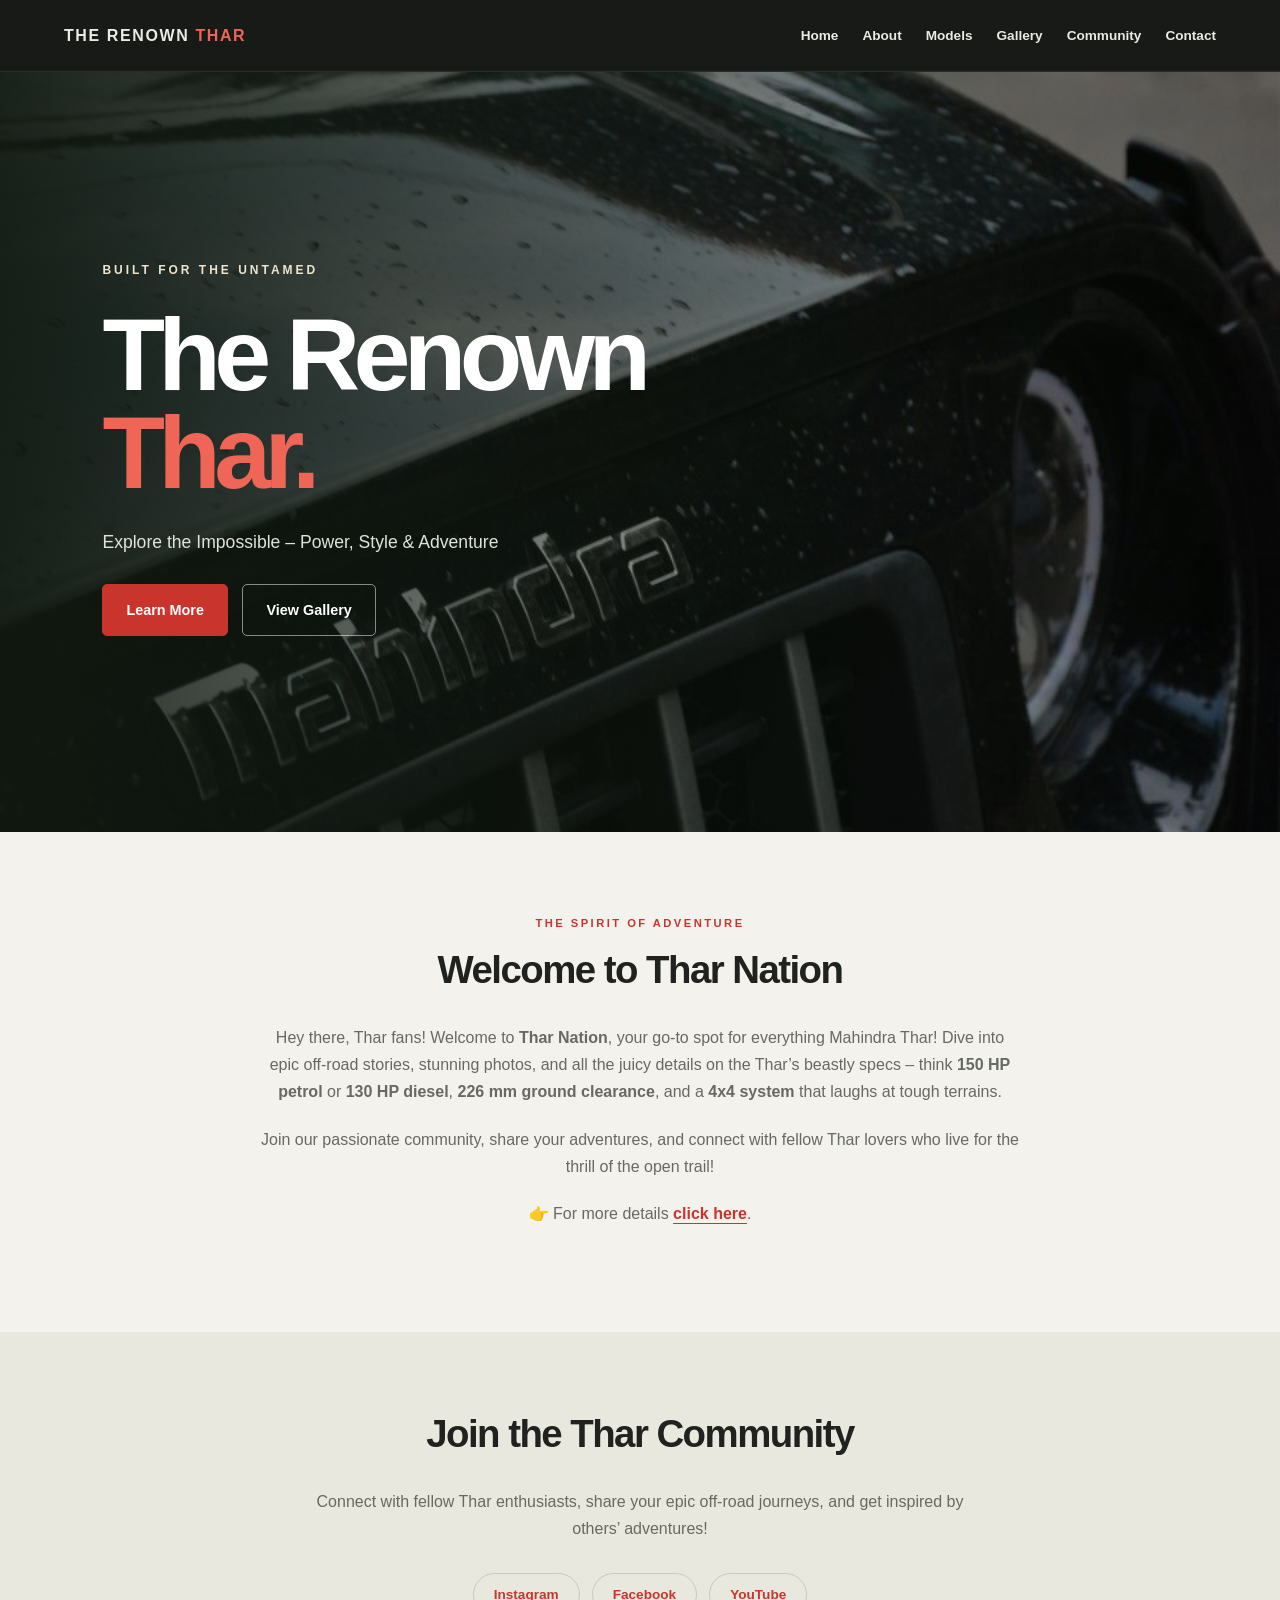
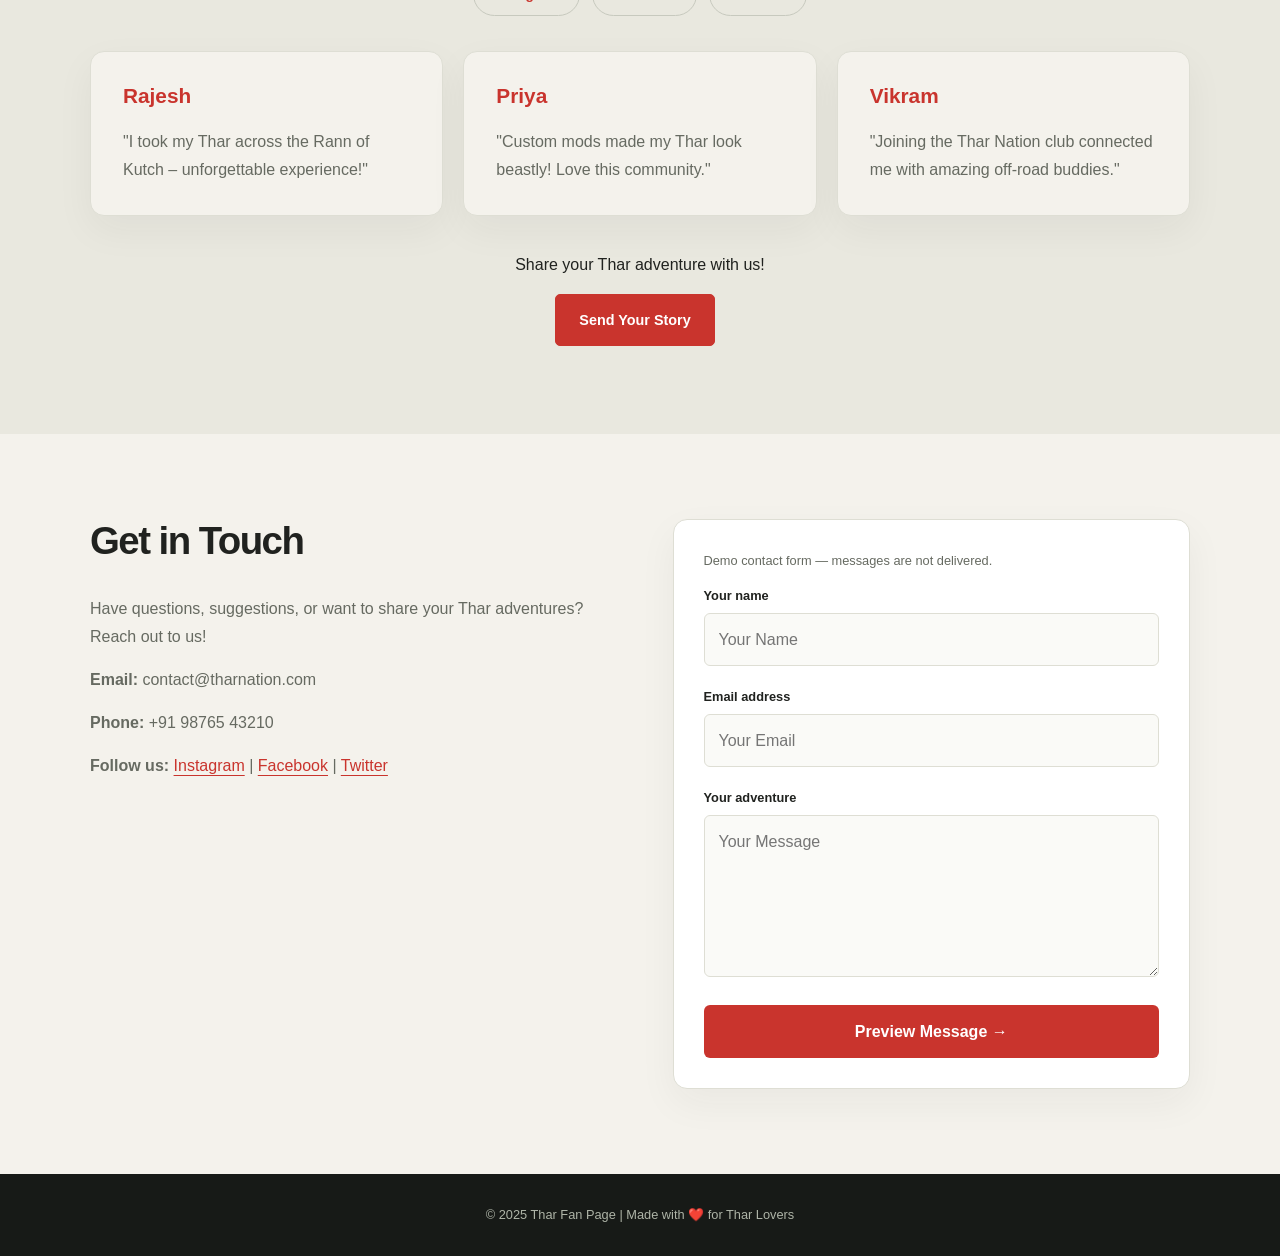
<file: index.html>
<!DOCTYPE html>
<html lang="en">
<head>
  <meta charset="UTF-8">
  <meta name="viewport" content="width=device-width, initial-scale=1.0">
  <title>The Renown Thar</title>
  <link rel="stylesheet" href="style.css?v=2">
</head>
<body>
<a class="skip-link" href="#main-content">Skip to content</a>

  <!-- Navbar -->
  <nav aria-label="Main navigation"><a class="brand" href="index.html">THE RENOWN <span>THAR</span></a><div class="nav-links"><a href="index.html">Home</a><a href="about.html">About</a><a href="models.html">Models</a><a href="gallery.html">Gallery</a><a href="index.html#community">Community</a><a href="index.html#contact">Contact</a></div></nav>
<main id="main-content">

  <!-- Hero Section -->
  <section class="hero">
    <img fetchpriority="high" decoding="async" src="thar4.jpg" alt="Mahindra Thar ready for adventure">
    <div class="hero-text">
      <p class="eyebrow">BUILT FOR THE UNTAMED</p><h1>The Renown<br><span>Thar.</span></h1>
      <p>Explore the Impossible – Power, Style & Adventure</p>
      <a href="about.html" class="btn">Learn More</a>
      <a href="gallery.html" class="btn btn-outline">View Gallery</a>
    </div>
  </section>

  <!-- Intro Section -->
  <section class="intro">
    <h2>Welcome to Thar Nation</h2>
    <p>
      Hey there, Thar fans! Welcome to <strong>Thar Nation</strong>, your go-to spot for everything Mahindra Thar! 
      Dive into epic off-road stories, stunning photos, and all the juicy details on the Thar’s beastly specs – 
      think <strong>150 HP petrol</strong> or <strong>130 HP diesel</strong>, <strong>226 mm ground clearance</strong>, 
      and a <strong>4x4 system</strong> that laughs at tough terrains.  
    </p>
    <p>
      Join our passionate community, share your adventures, and connect with fellow Thar lovers who live for the thrill of the open trail! 
    </p>
    <p>
      👉 For more details  
      <a href="info.html"><strong>click here</strong></a>.
    </p>
  </section>

  <!-- Community Section -->
  <section id="community" class="community-section">
    <h2>Join the Thar Community</h2>
    <p>Connect with fellow Thar enthusiasts, share your epic off-road journeys, and get inspired by others’ adventures!</p>

    <!-- Social Links -->
    <div class="social-links">
      <a href="#" target="_blank" rel="noopener noreferrer">Instagram</a>
      <a href="#" target="_blank" rel="noopener noreferrer">Facebook</a>
      <a href="#" target="_blank" rel="noopener noreferrer">YouTube</a>
    </div>

    <!-- User Stories / Testimonials -->
    <div class="community-stories">
      <div class="story-card">
        <h3>Rajesh</h3>
        <p>"I took my Thar across the Rann of Kutch – unforgettable experience!"</p>
      </div>
      <div class="story-card">
        <h3>Priya</h3>
        <p>"Custom mods made my Thar look beastly! Love this community."</p>
      </div>
      <div class="story-card">
        <h3>Vikram</h3>
        <p>"Joining the Thar Nation club connected me with amazing off-road buddies."</p>
      </div>
    </div>

    <!-- Call to Action -->
    <div class="community-cta">
      <p>Share your Thar adventure with us!</p>
      <a href="#contact" class="btn">Send Your Story</a>
    </div>
  </section>

  <!-- Contact Section -->
  <section id="contact" class="contact-section">
    <div class="contact-container">
      <div class="contact-info">
        <h2>Get in Touch</h2>
        <p>Have questions, suggestions, or want to share your Thar adventures? Reach out to us!</p>
        <p><strong>Email:</strong> contact@tharnation.com</p>
        <p><strong>Phone:</strong> +91 98765 43210</p>
        <p><strong>Follow us:</strong> 
          <a href="https://www.instagram.com/mahindrathar/?hl=en">Instagram</a> | 
          <a href="#">Facebook</a> | 
          <a href="#">Twitter</a>
        </p>
      </div>

      <div class="contact-form-container">
        <p class="form-note">Demo contact form — messages are not delivered.</p><form class="contact-form" action="#contact" onsubmit="event.preventDefault(); document.getElementById('form-status').textContent='Thanks for trying the form! This project is a demo; your message has not been sent.';">
          <label for="contact-name">Your name</label><input id="contact-name" autocomplete="name" type="text" name="name" placeholder="Your Name" required>
          <label for="contact-email">Email address</label><input id="contact-email" autocomplete="email" type="email" name="email" placeholder="Your Email" required>
          <label for="contact-message">Your adventure</label><textarea id="contact-message" name="message" placeholder="Your Message" rows="5" required></textarea>
          <button type="submit">Preview Message →</button><p id="form-status" role="status"></p>
        </form>
      </div>
    </div>
  </section>

</main>
  <!-- Footer -->
  <footer>
    © 2025 Thar Fan Page | Made with ❤️ for Thar Lovers
  </footer>

</body>
</html>
</file>
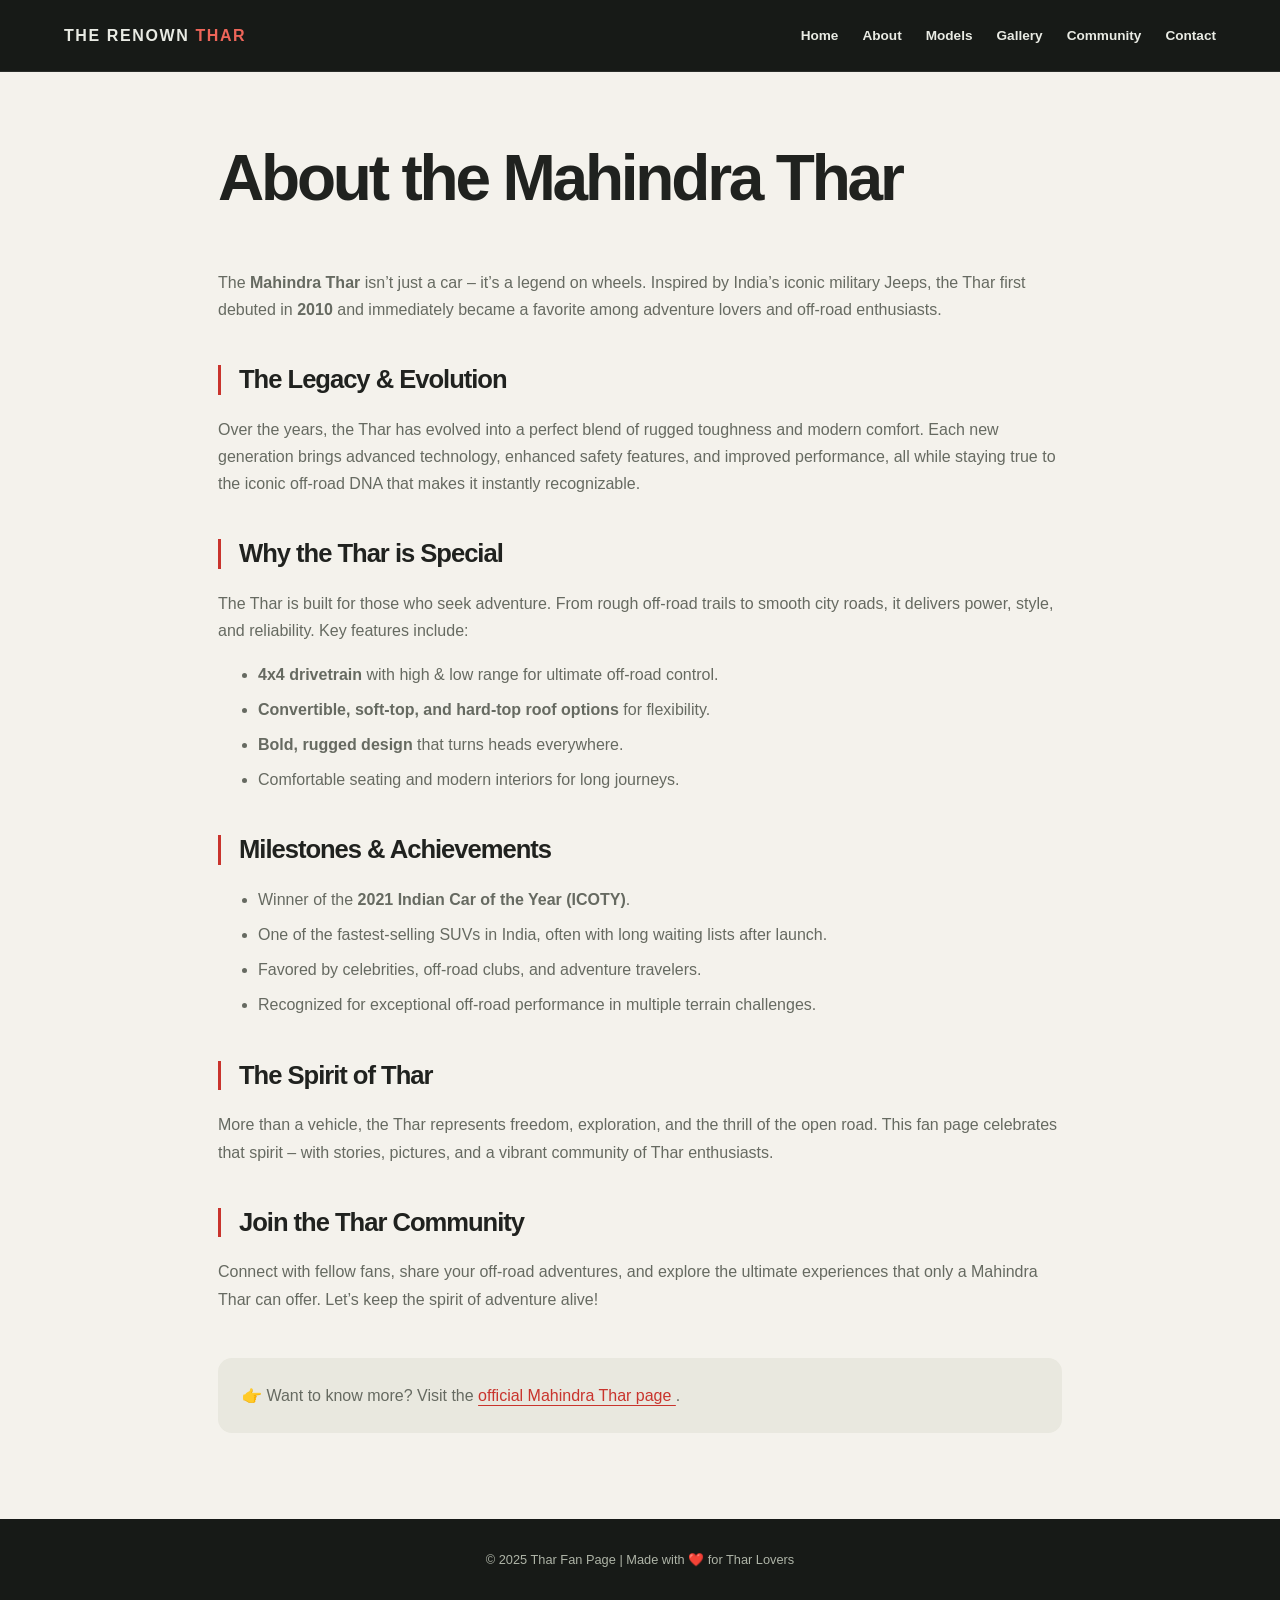
<file: about.html>
<!DOCTYPE html>
<html lang="en">
<head>
  <meta charset="UTF-8">
  <meta name="viewport" content="width=device-width, initial-scale=1.0">
  <title>About Mahindra Thar</title>
  <link rel="stylesheet" href="style.css?v=2">
</head>
<body>
<a class="skip-link" href="#main-content">Skip to content</a>
  <!-- Navbar -->
  <nav aria-label="Main navigation"><a class="brand" href="index.html">THE RENOWN <span>THAR</span></a><div class="nav-links"><a href="index.html">Home</a><a href="about.html">About</a><a href="models.html">Models</a><a href="gallery.html">Gallery</a><a href="index.html#community">Community</a><a href="index.html#contact">Contact</a></div></nav>
<main id="main-content">

  <!-- About Section -->
  <section class="about-page">
    <h1>About the Mahindra Thar</h1>
    <p>
      The <strong>Mahindra Thar</strong> isn’t just a car – it’s a legend on wheels. 
      Inspired by India’s iconic military Jeeps, the Thar first debuted in <strong>2010</strong> 
      and immediately became a favorite among adventure lovers and off-road enthusiasts. 
    </p>

    <h2>The Legacy & Evolution</h2>
    <p>
      Over the years, the Thar has evolved into a perfect blend of rugged toughness and modern comfort. 
      Each new generation brings advanced technology, enhanced safety features, and improved performance, 
      all while staying true to the iconic off-road DNA that makes it instantly recognizable.
    </p>

    <h2>Why the Thar is Special</h2>
    <p>
      The Thar is built for those who seek adventure. From rough off-road trails to smooth city roads, 
      it delivers power, style, and reliability. Key features include:
    </p>
    <ul>
      <li><strong>4x4 drivetrain</strong> with high & low range for ultimate off-road control.</li>
      <li><strong>Convertible, soft-top, and hard-top roof options</strong> for flexibility.</li>
      <li><strong>Bold, rugged design</strong> that turns heads everywhere.</li>
      <li>Comfortable seating and modern interiors for long journeys.</li>
    </ul>

    <h2>Milestones & Achievements</h2>
    <ul>
      <li>Winner of the <strong>2021 Indian Car of the Year (ICOTY)</strong>.</li>
      <li>One of the fastest-selling SUVs in India, often with long waiting lists after launch.</li>
      <li>Favored by celebrities, off-road clubs, and adventure travelers.</li>
      <li>Recognized for exceptional off-road performance in multiple terrain challenges.</li>
    </ul>

    <h2>The Spirit of Thar</h2>
    <p>
      More than a vehicle, the Thar represents freedom, exploration, and the thrill of the open road. 
      This fan page celebrates that spirit – with stories, pictures, and a vibrant community of Thar enthusiasts.
    </p>

    <h2>Join the Thar Community</h2>
    <p>
      Connect with fellow fans, share your off-road adventures, and explore the ultimate experiences 
      that only a Mahindra Thar can offer. Let’s keep the spirit of adventure alive!
    </p>

    <p class="official-link">
      👉 Want to know more? Visit the 
      <a href="https://auto.mahindra.com/suv/thar/THRN.html" target="_blank" rel="noopener noreferrer">
        official Mahindra Thar page
      </a>.
    </p>
  </section>

</main>
  <!-- Footer -->
  <footer>
    © 2025 Thar Fan Page | Made with ❤️ for Thar Lovers
  </footer>
</body>
</html>
</file>
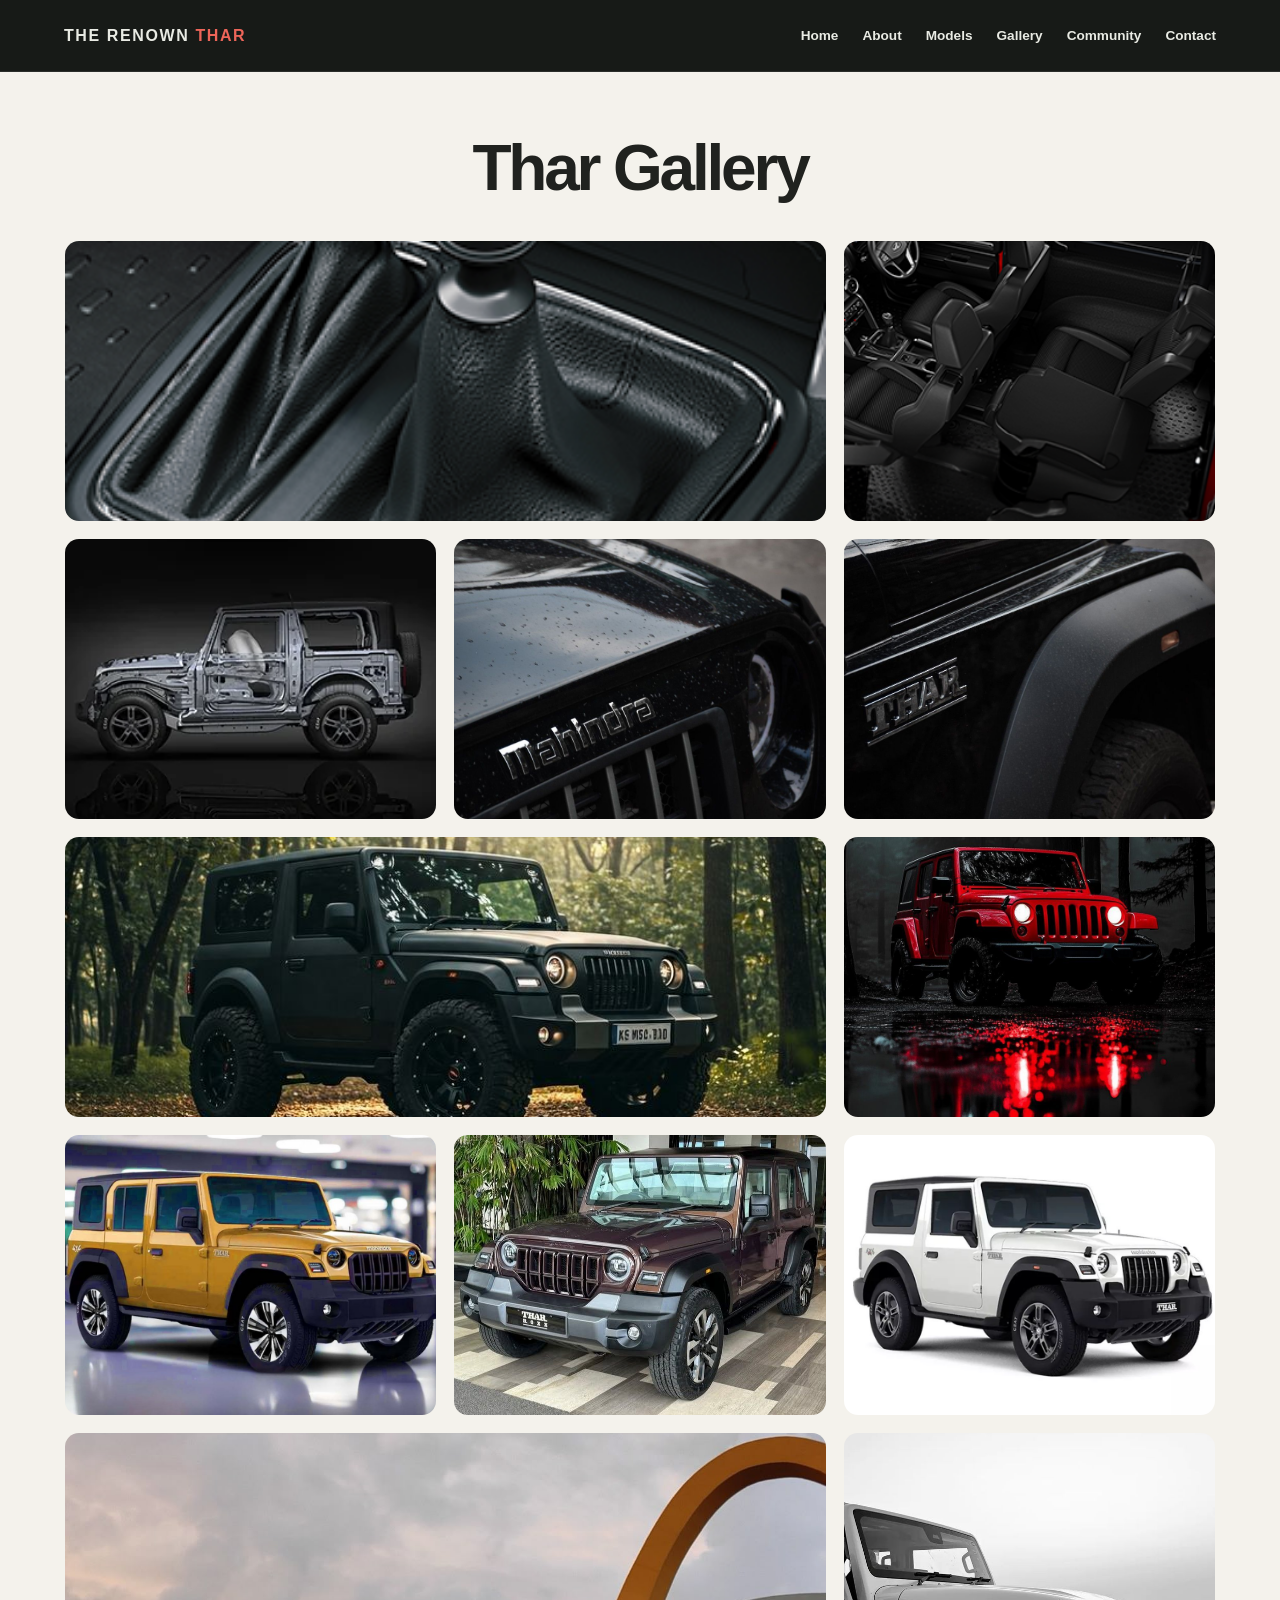
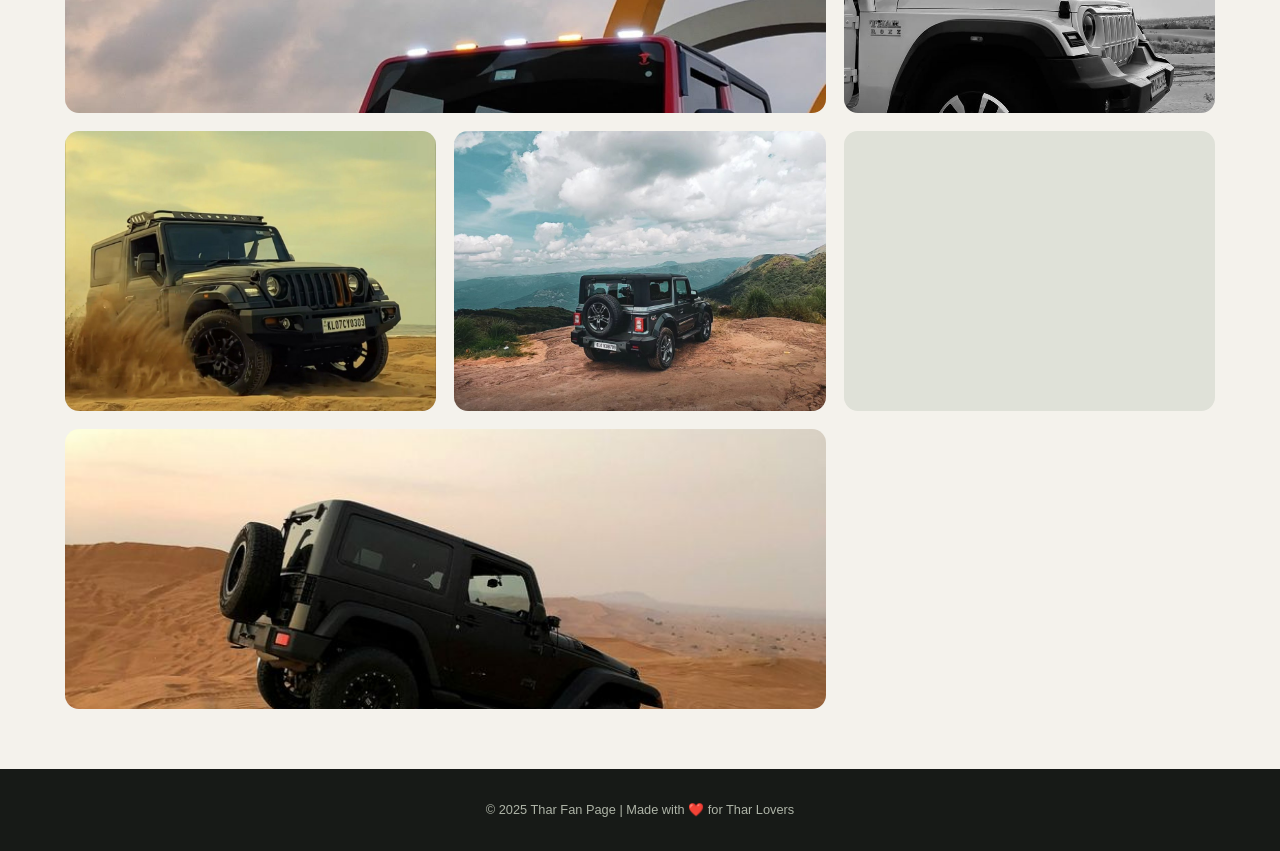
<file: gallery.html>
<!DOCTYPE html>
<html lang="en">
<head>
  <meta charset="UTF-8">
  <meta name="viewport" content="width=device-width, initial-scale=1.0">
  <title>Thar Gallery</title>
  <link rel="stylesheet" href="style.css?v=2">
</head>
<body>
<a class="skip-link" href="#main-content">Skip to content</a>
  <!-- Navbar -->
  <nav aria-label="Main navigation"><a class="brand" href="index.html">THE RENOWN <span>THAR</span></a><div class="nav-links"><a href="index.html">Home</a><a href="about.html">About</a><a href="models.html">Models</a><a href="gallery.html">Gallery</a><a href="index.html#community">Community</a><a href="index.html#contact">Contact</a></div></nav>
<main id="main-content">

  <!-- Gallery Section -->
  <h1>Thar Gallery</h1>
  <div class="gallery">
    <img loading="lazy" decoding="async" src="thar1.webp" alt="Mahindra Thar Front View">
    <img loading="lazy" decoding="async" src="thar2.webp" alt="Mahindra Thar Off-road">
    <img loading="lazy" decoding="async" src="thar3.webp" alt="Mahindra Thar Interior">
    <img loading="lazy" decoding="async" src="thar4.jpg" alt="Mahindra Thar in Desert">
    <img loading="lazy" decoding="async" src="thar5.jpg" alt="Mahindra Thar in Mountains">
    <img loading="lazy" decoding="async" src="thar6.jpg" alt="thar">
    <img loading="lazy" decoding="async" src="thar7.jpg" alt="thar">
    <img loading="lazy" decoding="async" src="thar8.jpg" alt="thar">
    <img loading="lazy" decoding="async" src="thar9.jpg" alt="thar">
    <img loading="lazy" decoding="async" src="thar10.jpg" alt="thar">
    <img loading="lazy" decoding="async" src="thar11.jpg" alt="thar">
    <img loading="lazy" decoding="async" src="thar18.jpg" alt="thar">
    <img loading="lazy" decoding="async" src="thar13.jpg" alt="thar">
    <img loading="lazy" decoding="async" src="thar14.jpg" alt="thar">
    <img loading="lazy" decoding="async" src="thar15.jpg" alt="thar">
    <img loading="lazy" decoding="async" src="thar17.jpg" alt="thar">


  </div>

</main>
  <footer>
    © 2025 Thar Fan Page | Made with ❤️ for Thar Lovers
  </footer>
</body>
</html>
</file>
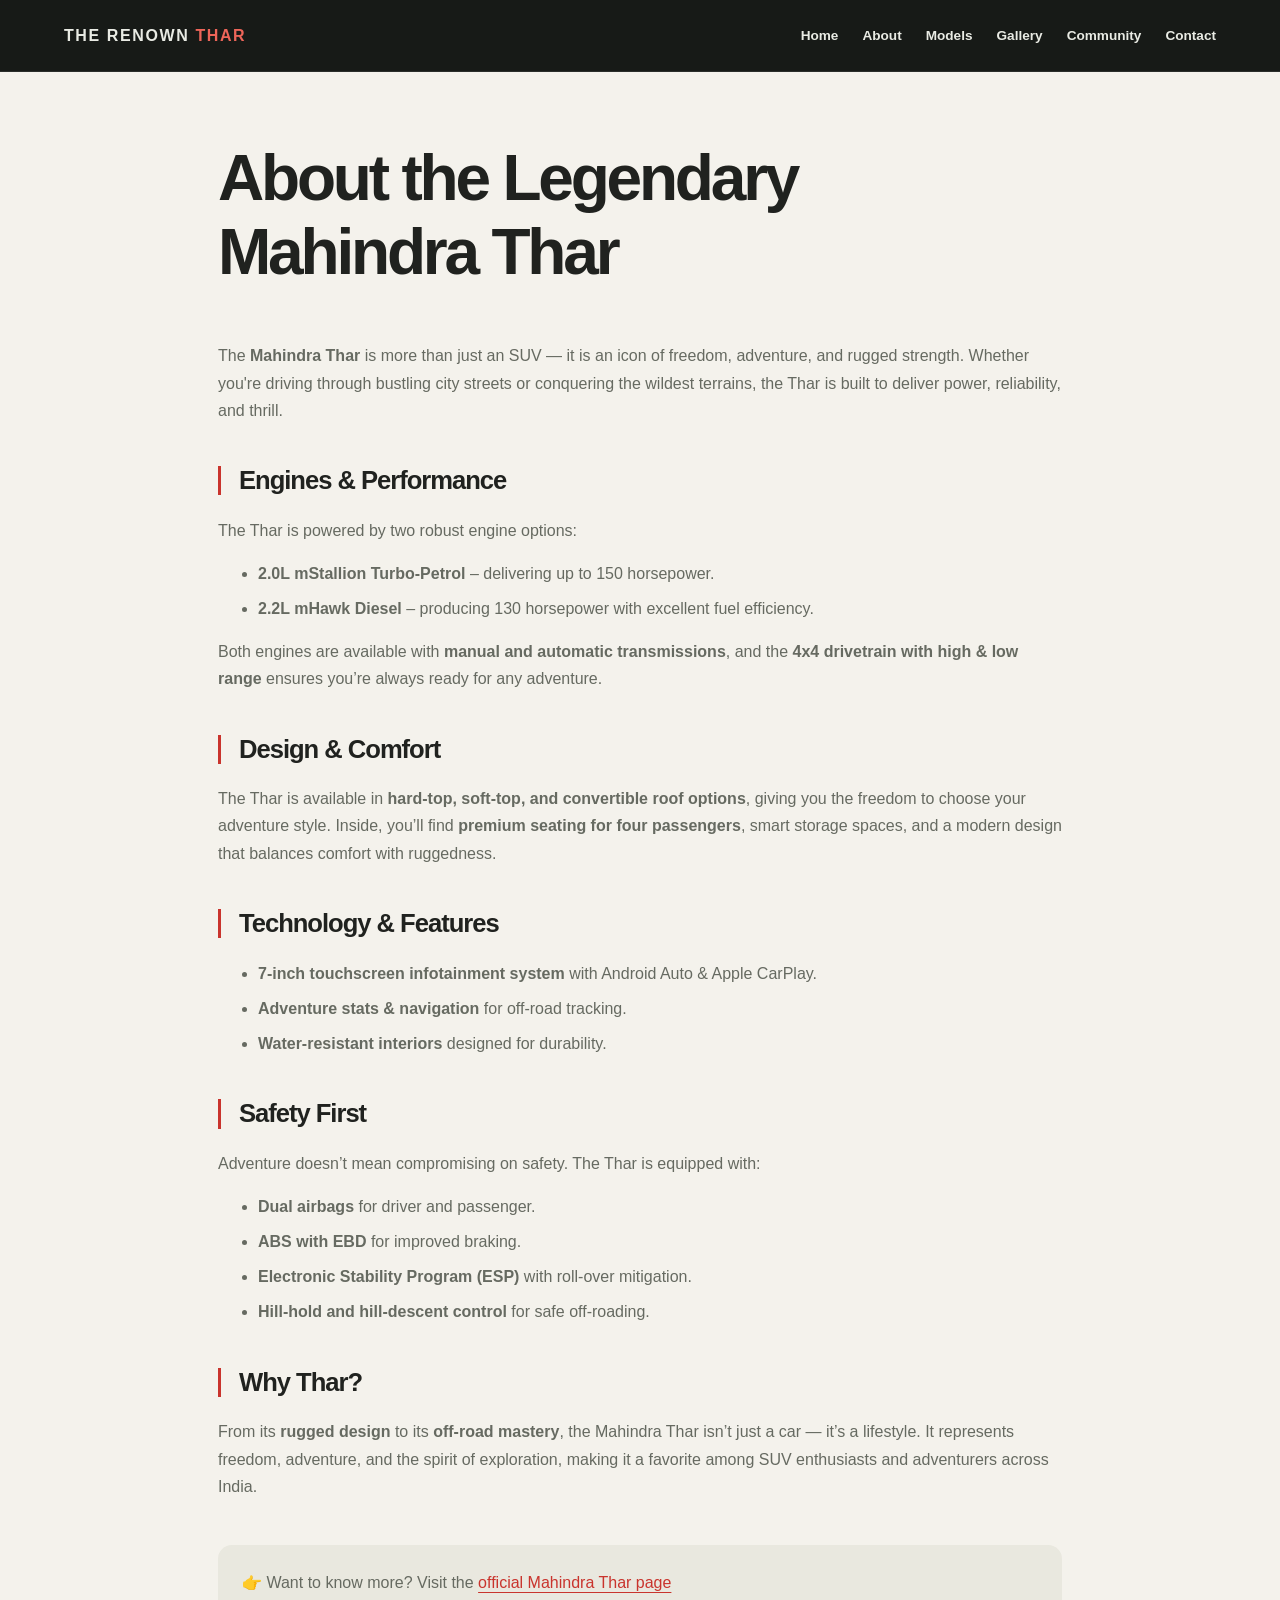
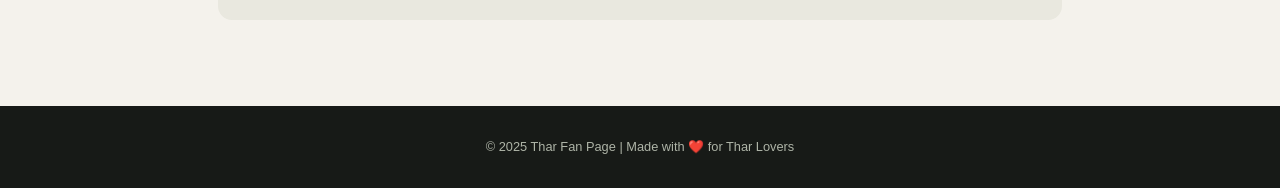
<file: info.html>
<!DOCTYPE html>
<html lang="en">
<head>
  <meta charset="UTF-8">
  <meta name="viewport" content="width=device-width, initial-scale=1.0">
  <title>About Mahindra Thar</title>
  <link rel="stylesheet" href="style.css?v=2">
</head>
<body>
<a class="skip-link" href="#main-content">Skip to content</a>
  <!-- Navbar -->
  <nav aria-label="Main navigation"><a class="brand" href="index.html">THE RENOWN <span>THAR</span></a><div class="nav-links"><a href="index.html">Home</a><a href="about.html">About</a><a href="models.html">Models</a><a href="gallery.html">Gallery</a><a href="index.html#community">Community</a><a href="index.html#contact">Contact</a></div></nav>
<main id="main-content">

  <!-- About Section -->
  <section class="about-page">
    <h1>About the Legendary Mahindra Thar</h1>
    <p>
      The <strong>Mahindra Thar</strong> is more than just an SUV — it is an icon of freedom, adventure, and rugged strength. 
      Whether you're driving through bustling city streets or conquering the wildest terrains, the Thar is built to deliver power, reliability, and thrill.
    </p>

    <h2>Engines & Performance</h2>
    <p>
      The Thar is powered by two robust engine options:
    </p>
    <ul>
      <li><strong>2.0L mStallion Turbo-Petrol</strong> – delivering up to 150 horsepower.</li>
      <li><strong>2.2L mHawk Diesel</strong> – producing 130 horsepower with excellent fuel efficiency.</li>
    </ul>
    <p>
      Both engines are available with <strong>manual and automatic transmissions</strong>, and the <strong>4x4 drivetrain with high & low range</strong> ensures you’re always ready for any adventure.
    </p>

    <h2>Design & Comfort</h2>
    <p>
      The Thar is available in <strong>hard-top, soft-top, and convertible roof options</strong>, giving you the freedom to choose your adventure style. 
      Inside, you’ll find <strong>premium seating for four passengers</strong>, smart storage spaces, and a modern design that balances comfort with ruggedness.
    </p>

    <h2>Technology & Features</h2>
    <ul>
      <li><strong>7-inch touchscreen infotainment system</strong> with Android Auto & Apple CarPlay.</li>
      <li><strong>Adventure stats & navigation</strong> for off-road tracking.</li>
      <li><strong>Water-resistant interiors</strong> designed for durability.</li>
    </ul>

    <h2>Safety First</h2>
    <p>
      Adventure doesn’t mean compromising on safety. The Thar is equipped with:
    </p>
    <ul>
      <li><strong>Dual airbags</strong> for driver and passenger.</li>
      <li><strong>ABS with EBD</strong> for improved braking.</li>
      <li><strong>Electronic Stability Program (ESP)</strong> with roll-over mitigation.</li>
      <li><strong>Hill-hold and hill-descent control</strong> for safe off-roading.</li>
    </ul>

    <h2>Why Thar?</h2>
    <p>
      From its <strong>rugged design</strong> to its <strong>off-road mastery</strong>, the Mahindra Thar isn’t just a car — it’s a lifestyle. 
      It represents freedom, adventure, and the spirit of exploration, making it a favorite among SUV enthusiasts and adventurers across India.
    </p>

    <p class="official-link">
      👉 Want to know more? Visit the 
      <a href="https://auto.mahindra.com/suv/thar/THRN.html" target="_blank" rel="noopener noreferrer">
        official Mahindra Thar page
      </a>
    </p>
  </section>

</main>
  <!-- Footer -->
  <footer>
    © 2025 Thar Fan Page | Made with ❤️ for Thar Lovers
  </footer>
</body>
</html>
</file>
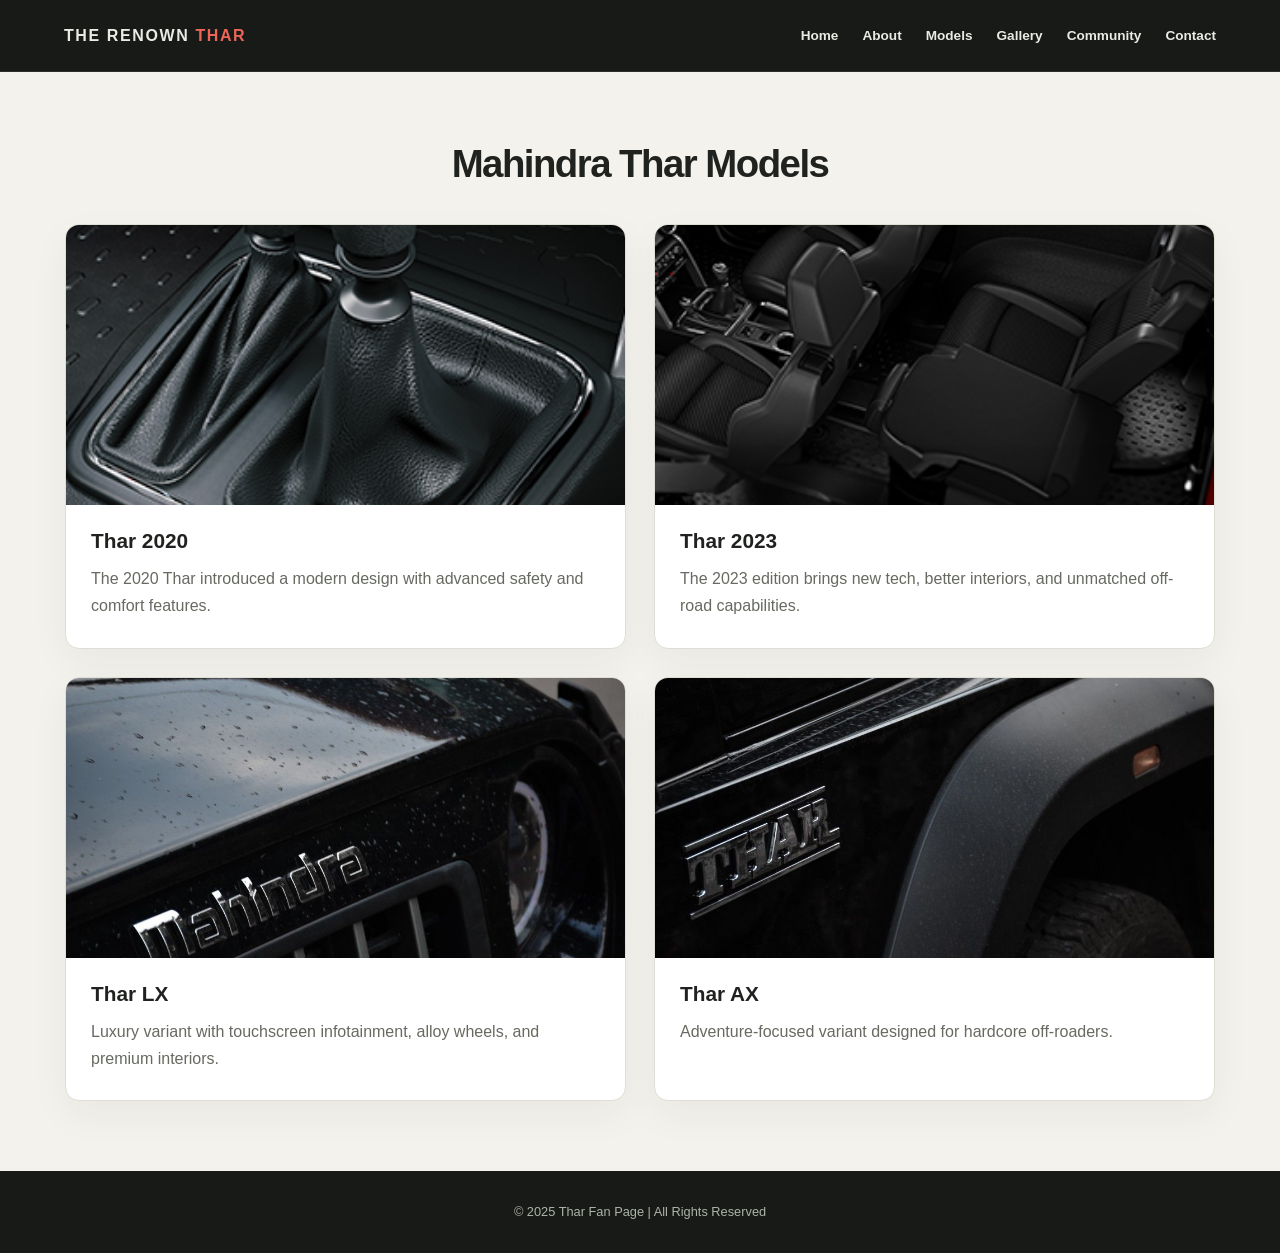
<file: models.html>
<!DOCTYPE html>
<html lang="en">
<head>
  <meta charset="UTF-8">
  <meta name="viewport" content="width=device-width, initial-scale=1.0">
  <title>Thar Models</title>
  <link rel="stylesheet" href="style.css?v=2">
</head>
<body>
<a class="skip-link" href="#main-content">Skip to content</a>

  <!-- Navbar -->
  <nav aria-label="Main navigation"><a class="brand" href="index.html">THE RENOWN <span>THAR</span></a><div class="nav-links"><a href="index.html">Home</a><a href="about.html">About</a><a href="models.html">Models</a><a href="gallery.html">Gallery</a><a href="index.html#community">Community</a><a href="index.html#contact">Contact</a></div></nav>
<main id="main-content">

  <!-- Models Section -->
  <section class="models">
    <h2>Mahindra Thar Models</h2>

    <div class="model-card">
      <img loading="lazy" decoding="async" src="thar1.webp" alt="Thar 2020">
      <h3>Thar 2020</h3>
      <p>The 2020 Thar introduced a modern design with advanced safety and comfort features.</p>
    </div>

    <div class="model-card">
      <img loading="lazy" decoding="async" src="thar2.webp" alt="Thar 2023">
      <h3>Thar 2023</h3>
      <p>The 2023 edition brings new tech, better interiors, and unmatched off-road capabilities.</p>
    </div>

    <div class="model-card">
      <img loading="lazy" decoding="async" src="thar4.jpg" alt="Thar LX">
      <h3>Thar LX</h3>
      <p>Luxury variant with touchscreen infotainment, alloy wheels, and premium interiors.</p>
    </div>

    <div class="model-card">
      <img loading="lazy" decoding="async" src="thar5.jpg" alt="Thar AX">
      <h3>Thar AX</h3>
      <p>Adventure-focused variant designed for hardcore off-roaders.</p>
    </div>

  </section>

</main>
  <!-- Footer -->
  <footer>
    <p>© 2025 Thar Fan Page | All Rights Reserved</p>
  </footer>

</body>
</html>
</file>
<file: style.css>
/* Shared design tokens keep every page consistent. */
:root{
  --red:#c9342d;
  --ink:#20221f;
  --muted:#666a61;
  --paper:#f4f2ec;
  --white:#fff;
  --line:#deded4;
  --radius:14px;
  --shadow:0 14px 38px #20221f0d
}
*{
  box-sizing:border-box
}
html{
  scroll-behavior:smooth;
  scroll-padding-top:100px
}
body{
  margin:0;
  font-family:Arial,Helvetica,sans-serif;
  background:var(--paper);
  color:var(--ink);
  line-height:1.7
}
img{
  display:block;
  max-width:100%
}
a{
  color:var(--red);
  text-underline-offset:4px
}
button,input,textarea{
  font:inherit
}
a,button,input,textarea{
  outline-offset:5px
}
a:focus-visible,button:focus-visible,input:focus-visible,textarea:focus-visible{
  outline:3px solid var(--red)
}
h1,h2,h3,p{
  margin-top:0
}
h1,h2,h3{
  line-height:1.15
}
h2{
  font-size:clamp(1.7rem,3vw,2.7rem);
  letter-spacing:-.04em
}
h3{
  font-size:1.3rem
}
section[id]{
  scroll-margin-top:100px
}
.skip-link{
  position:fixed;
  top:-100px;
  left:16px;
  background:white;
  padding:12px;
  z-index:1000
}
.skip-link:focus{
  top:12px
}
nav{
  display:flex;
  align-items:center;
  justify-content:space-between;
  gap:24px;
  padding:22px max(5vw,20px);
  background:#171a17;
  position:sticky;
  top:0;
  z-index:100;
  border-bottom:1px solid #ffffff16
}
nav a{
  color:#e9ebe4;
  text-decoration:none;
  font-size:.85rem;
  font-weight:700
}
.brand{
  font-size:1rem;
  letter-spacing:.1em;
  white-space:nowrap
}
.brand span{
  color:#ed6559
}
.nav-links{
  display:flex;
  flex-wrap:wrap;
  gap:24px
}
.nav-links a{
  transition:color .2s
}
.nav-links a:hover{
  color:#ed6559
}
.hero{
  position:relative;
  isolation:isolate;
  min-height:650px;
  min-height:min(760px,85vh);
  display:flex;
  align-items:center;
  background:#202820;
  color:white;
  overflow:hidden
}
.hero>img{
  position:absolute;
  inset:0;
  width:100%;
  height:100%;
  object-fit:cover;
  z-index:-2
}
.hero:after{
  content:"";
  position:absolute;
  inset:0;
  background:linear-gradient(90deg,#101910eb,#10191070 60%,#10191020);
  z-index:-1
}
.hero-text{
  padding:80px max(8vw,24px);
  max-width:850px
}
.hero-text .eyebrow{
  font-size:.75rem;
  font-weight:700;
  letter-spacing:.25em;
  color:#eee4cf;
  margin-bottom:25px
}
.hero-text h1{
  font-size:clamp(3.5rem,8vw,7rem);
  letter-spacing:-.065em;
  line-height:.96;
  margin-bottom:26px
}
.hero-text h1 span{
  color:#ef6656
}
.hero-text>p:not(.eyebrow){
  color:#e0e3da;
  max-width:410px;
  font-size:1.1rem
}
.btn{
  display:inline-flex;
  align-items:center;
  justify-content:center;
  padding:13px 23px;
  margin:8px 10px 8px 0;
  border:1px solid var(--red);
  background:var(--red);
  color:white;
  border-radius:5px;
  text-decoration:none;
  font-size:.9rem;
  font-weight:700;
  transition:background .2s,transform .2s
}
.btn:hover{
  background:#a32924;
  transform:translateY(-2px)
}
.btn-outline{
  background:transparent;
  border-color:#ffffff80
}
.btn-outline:hover{
  background:#ffffff15
}
.intro{
  max-width:960px;
  margin:auto;
  padding:85px 28px;
  text-align:center
}
.intro p{
  max-width:760px;
  margin:20px auto;
  color:var(--muted)
}
.intro h2:before{
  content:"THE SPIRIT OF ADVENTURE";
  display:block;
  font-size:.7rem;
  letter-spacing:.22em;
  color:var(--red);
  margin-bottom:18px
}
.community-section{
  padding:80px max(5vw,24px);
  text-align:center;
  background:#e9e8df
}
.community-section>p{
  max-width:680px;
  margin:20px auto 30px;
  color:var(--muted)
}
.social-links{
  display:flex;
  justify-content:center;
  flex-wrap:wrap;
  gap:12px;
  margin-bottom:35px
}
.social-links a{
  border:1px solid #c7c9be;
  padding:9px 20px;
  border-radius:30px;
  text-decoration:none;
  font-size:.85rem;
  font-weight:700
}
.social-links a:hover{
  background:white
}
.community-stories{
  display:grid;
  grid-template-columns:repeat(3,minmax(0,1fr));
  gap:20px;
  max-width:1100px;
  margin:0 auto 35px
}
.story-card{
  padding:32px;
  text-align:left;
  border:1px solid var(--line);
  border-radius:var(--radius);
  background:var(--paper);
  box-shadow:var(--shadow)
}
.story-card h3{
  color:var(--red)
}
.story-card p{
  margin-bottom:0;
  color:var(--muted)
}
.community-cta p{
  margin-bottom:8px
}
.contact-section{
  padding:85px max(5vw,24px)
}
.contact-container{
  display:grid;
  grid-template-columns:1fr 1fr;
  gap:65px;
  max-width:1100px;
  margin:auto
}
.contact-info p{
  color:var(--muted)
}
.contact-info h2{
  max-width:350px
}
.contact-form-container{
  padding:30px;
  background:var(--white);
  border:1px solid var(--line);
  border-radius:var(--radius);
  box-shadow:var(--shadow)
}
.contact-form label{
  display:block;
  font-size:.8rem;
  font-weight:bold;
  margin-bottom:6px
}
.contact-form input,.contact-form textarea{
  width:100%;
  padding:12px 14px;
  margin-bottom:20px;
  border:1px solid var(--line);
  border-radius:6px;
  background:#fafaf7
}
.contact-form textarea{
  resize:vertical;
  min-height:140px
}
.contact-form button{
  width:100%;
  padding:13px;
  border:0;
  border-radius:6px;
  background:var(--red);
  color:white;
  font-weight:bold;
  cursor:pointer
}
.contact-form button:hover{
  background:#a32924
}
.form-note,#form-status{
  font-size:.8rem;
  color:var(--muted)
}
#form-status:empty{
  display:none
}
.about-page{
  max-width:900px;
  margin:auto;
  padding:70px 28px
}
.about-page h1,main>.gallery~h1{
  font-size:clamp(2.5rem,5vw,4rem);
  letter-spacing:-.05em
}
.about-page h2{
  font-size:1.6rem;
  margin-top:42px;
  padding-left:18px;
  border-left:3px solid var(--red)
}
.about-page p,.about-page ul{
  color:var(--muted)
}
.about-page li{
  margin-bottom:8px
}
.official-link{
  padding:24px;
  background:#e9e8df;
  border-radius:var(--radius);
  margin-top:45px
}
main>h1{
  text-align:center;
  font-size:clamp(2.5rem,5vw,4rem);
  letter-spacing:-.05em;
  margin:60px 20px 35px
}
.gallery{
  display:grid;
  grid-template-columns:repeat(3,minmax(0,1fr));
  gap:18px;
  max-width:1200px;
  padding:0 25px 60px;
  margin:auto
}
.gallery img{
  width:100%;
  height:280px;
  object-fit:cover;
  border-radius:var(--radius);
  background:#dfe1d8;
  transition:transform .25s
}
.gallery img:hover{
  transform:translateY(-4px)
}
.gallery img:nth-child(5n+1){
  grid-column:span 2
}
.models{
  max-width:1200px;
  margin:auto;
  padding:70px 25px;
  display:grid;
  grid-template-columns:repeat(2,minmax(0,1fr));
  gap:28px
}
.models>h2{
  grid-column:1/-1;
  text-align:center;
  margin-bottom:10px
}
.model-card{
  overflow:hidden;
  background:white;
  border:1px solid var(--line);
  border-radius:var(--radius);
  box-shadow:var(--shadow)
}
.model-card img{
  width:100%;
  height:280px;
  object-fit:cover
}
.model-card h3{
  margin:24px 25px 12px
}
.model-card p{
  margin:0 25px 28px;
  color:var(--muted)
}
footer{
  padding:30px 20px;
  text-align:center;
  background:#171a17;
  color:#aeb4a7;
  font-size:.8rem
}
footer p{
  margin:0
}
@media(max-width:900px){
  nav{
    flex-direction:column;
    gap:12px;
    padding:16px 20px
  }
  .nav-links{
    gap:18px;
    justify-content:center
  }
  .community-stories{
    grid-template-columns:1fr
  }
  .contact-container{
    gap:30px
  }
  .hero{
    min-height:580px
  }
}
@media(max-width:600px){
  html{
    scroll-padding-top:140px
  }
  .nav-links{
    gap:8px 16px
  }
  .nav-links a{
    font-size:.75rem
  }
  .brand{
    font-size:.9rem
  }
  .hero{
    min-height:570px
  }
  .hero-text{
    padding:65px 24px
  }
  .hero:after{
    background:linear-gradient(90deg,#101910de,#10191060)
  }
  .intro,.community-section,.contact-section{
    padding:55px 22px
  }
  .contact-container{
    grid-template-columns:1fr
  }
  .contact-form-container{
    padding:22px
  }
  .gallery{
    grid-template-columns:repeat(2,minmax(0,1fr));
    gap:12px;
    padding:0 16px 40px
  }
  .gallery img{
    height:190px
  }
  .gallery img:nth-child(5n+1){
    grid-column:span 2;
    height:240px
  }
  .models{
    grid-template-columns:1fr;
    padding:45px 20px
  }
  .model-card img{
    height:240px
  }
  .about-page{
    padding:45px 22px
  }
  .story-card{
    padding:26px
  }
}
@media(prefers-reduced-motion:reduce){
  html{
    scroll-behavior:auto
  }
  *,*:before,*:after{
    transition:none!important
  }
}
</file>
